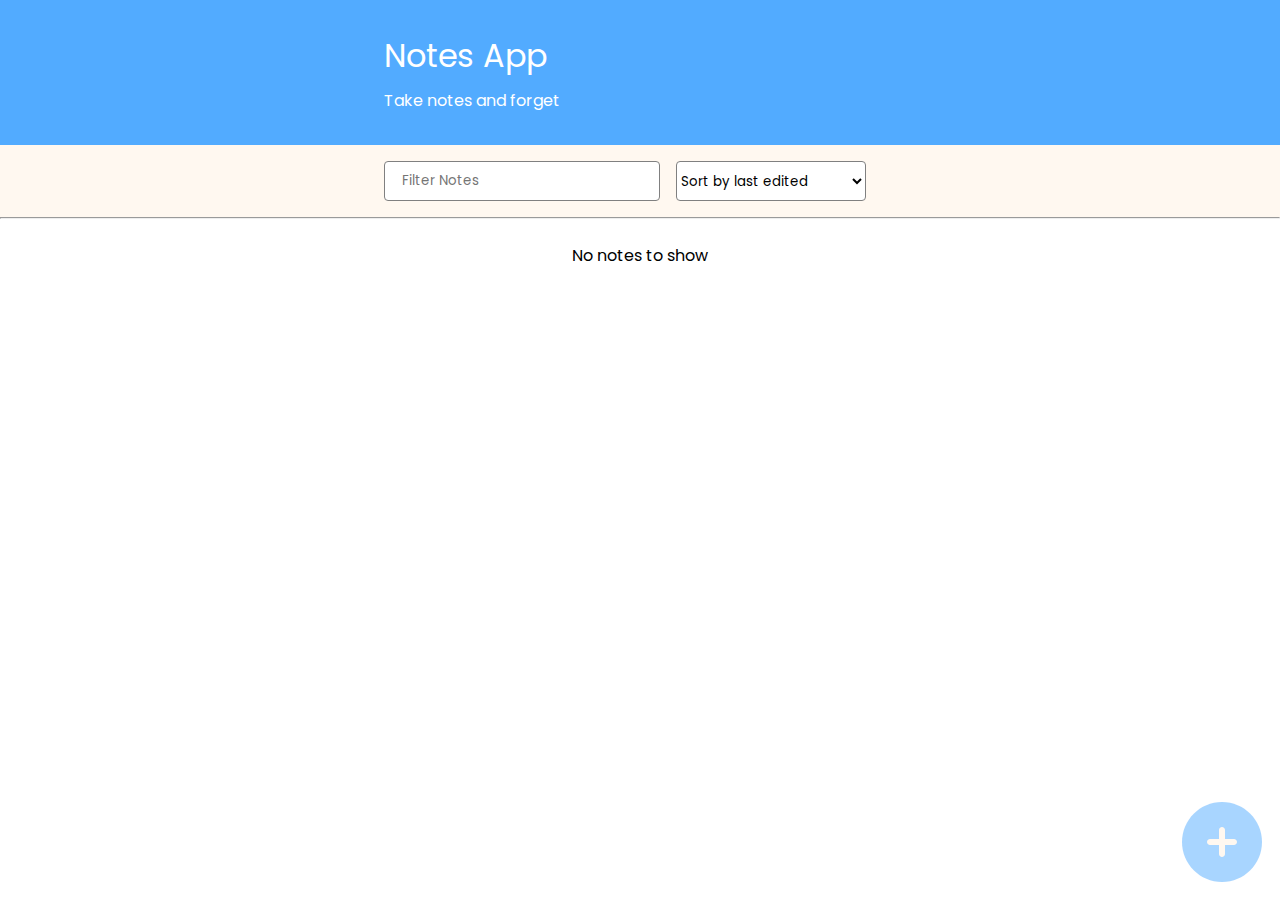
<file: index.html>
<!DOCTYPE html>
<html lang="en">
<head>
    <meta charset="UTF-8">
    <meta name="viewport" content="width=device-width, initial-scale=1.0">
    <link rel="stylesheet" href="style.css">
    <title>Document</title>
</head>
<body>
    <nav>
        <div id="header">
            <h1>Notes App</h1>
            <h4>Take notes and forget</h4>
        </div>
    </nav>

    <div id="filter-div">
        <div>
        <input type="text" name="" id="todo-filter" placeholder="Filter Notes">
        <select name="" id="select-filter">
            <option value="1">Sort by last edited</option>
            <option value="2">Sort by recently created</option>
            <option value="3">Sort Alphabetically</option>
        </select>
    </div>
    </div>
    <hr>

    <div id="notes">
        <div id="notes-container">
        <div id="empty"style="display: none;text-align: center;">No notes to show</div>
        <!-- <a href="#"><div class="note-item"> <h3>mth 317</h3><h5><i>Last edited a few seconds ago</i></h5></div></a>
        <a href="#"><div class="note-item"> <h3>Unamed folder</h3><h5><i>Last edited an hour ago</i></h5></div></a> -->
        <div id="noteListWrapper">
            
        </div> 
        <!-- <button type="button" id="createBtn">Create Note</button> -->
        <img id="createBtn" src="add-circle-svgrepo-com.svg" alt="add note">
    </div>
    
</div>
<script src="app.js"></script>
<!-- <Script type="module" src="edit.js"></Script> -->
</body>
</html>
</file>
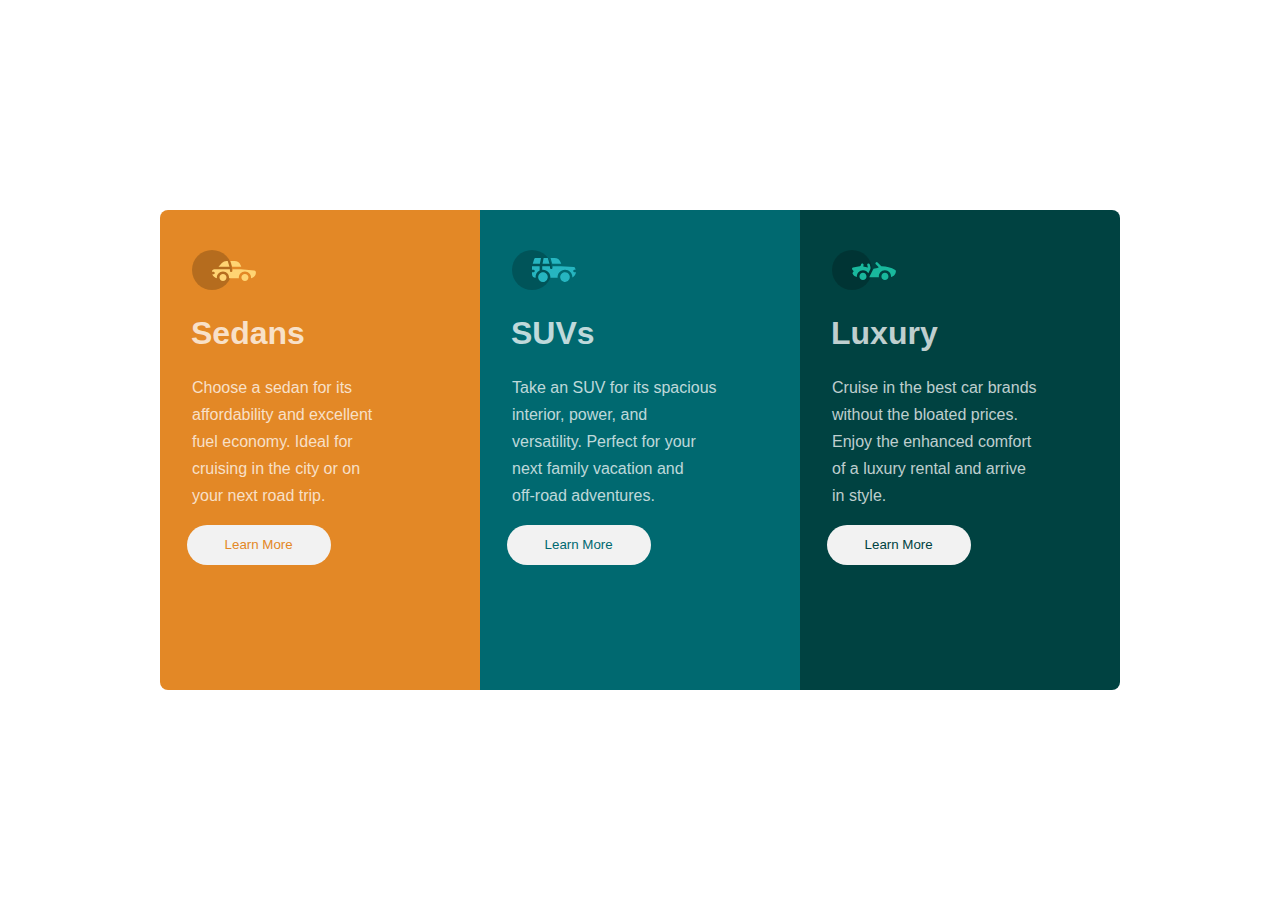
<file: 3columncard.html>
<!DOCTYPE html>
<html lang="en">
<head>
  <meta charset="UTF-8">
  <meta name="viewport" content="width=device-width, initial-scale=1.0"> <!-- displays site properly based on user's device -->

  <link rel="icon" type="image/png" sizes="32x32" href="favicon-32x32.png">
  <link rel="stylesheet" type="text/css" href="3columncard.css">
  <link rel="stylesheet" href="">
  
  <title>Frontend Mentor | 3-column preview card component</title>

  <!-- Feel free to remove these styles or customise in your own stylesheet 👍 -->
  <style>
    .attribution { font-size: 11px; text-align: center; }
    .attribution a { color: hsl(228, 45%, 44%); }
  </style>
</head>
<body>
    <div class="container">
  <div class="sedan"> 
  <img src="icon-sedans.svg">
  <h1>Sedans</h1>
  <p>Choose a sedan for its <br>affordability and excellent<br> fuel economy. Ideal for<br> cruising in the city 
  or on<br> your next road trip.</p>
  <button id="one" type="button">Learn More</button>
  </div>

  <div class="suv">
  <img src="icon-suvs.svg">
  <h1>SUVs</h1>
  <p>
  Take an SUV for its spacious<br> interior, power, and <br>versatility. Perfect for your<br> next family vacation 
  and<br> off-road adventures.</p>
  <button id="two" type="button">Learn More</button>  </div>

  <div class="luxury">
    <img src="icon-luxury.svg">
  <h1>Luxury</h1>
  <p>Cruise in the best car brands<br> without the bloated prices.<br> Enjoy the enhanced comfort<br>of a luxury 
  rental and arrive<br> in style.
</p> 
  <button id="three" type="button">Learn More</button>
  </div>
</div>
</body>
</html>
</file>
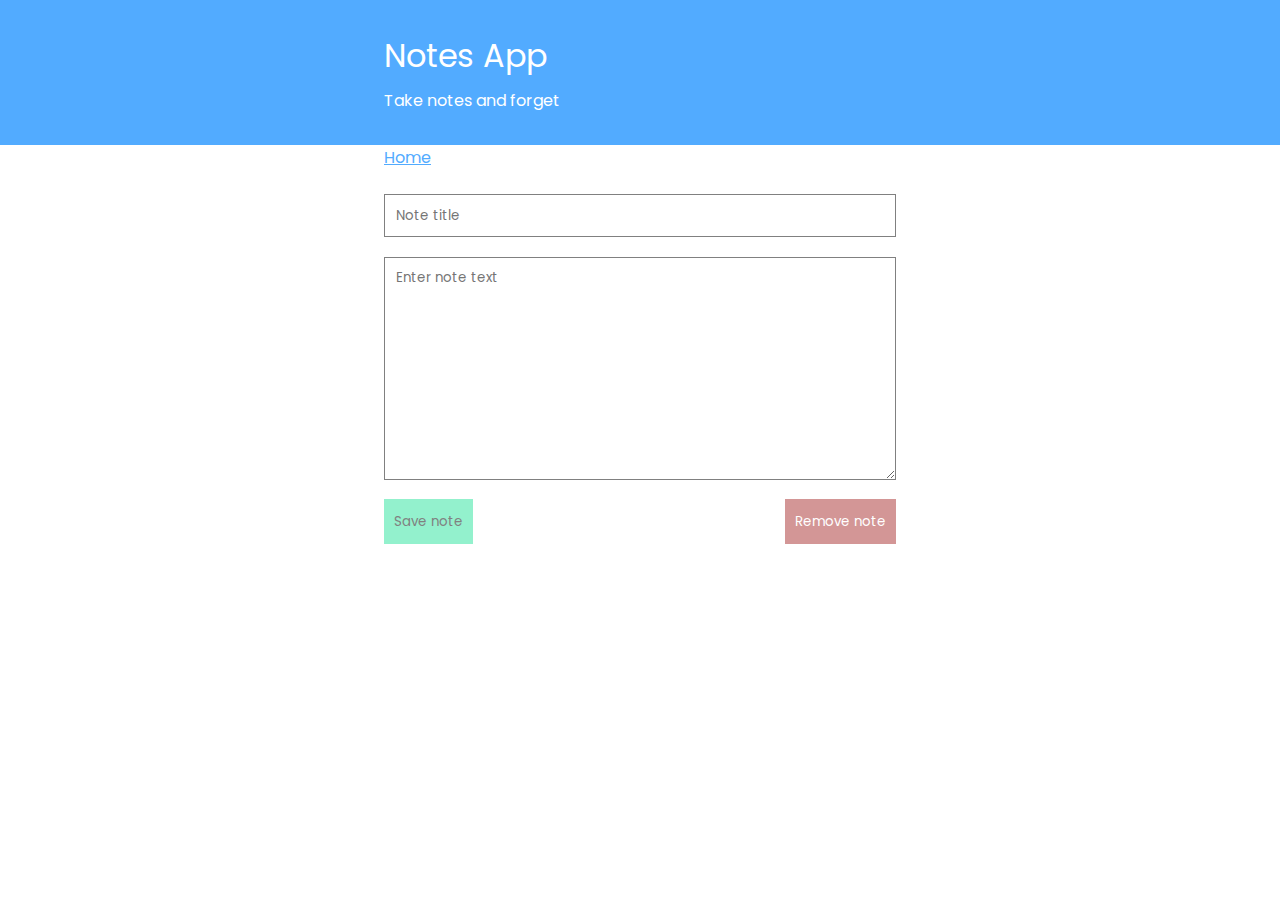
<file: edit.html>
<!DOCTYPE html>
<html lang="en">
<head>
    <meta charset="UTF-8">
    <meta name="viewport" content="width=device-width, initial-scale=1.0">
    <link rel="stylesheet" href="style.css">
    <title>Edit Note</title>
</head>
<body>
    <nav>
        <div id="header">
            <h1>Notes App</h1>
            <h4>Take notes and forget</h4>
            
        </div>
    </nav>

    <div id="menu">
        <div>
            <a id="go-back" href="index.html">Home</a>
            <h4 id="last-edit-time"style="font-weight: 100;"> </h4>
        </div>
    </div>

    <div id="content">
        <div id="container">
            <form action="#" id="editForm">
                <input type="text" name="" id="note-title" placeholder="Note title">
                <textarea name="" id="note-content" cols="30" rows="10" placeholder="Enter note text"></textarea>
                <div id="edit-buttons">
                    <button type="submit" id="saveBtn">Save note</button>
                    <button type="button" id="removeBtn">Remove note</button>
                </div>
            </form>
        </div>

        
    </div>

    <script src="edit.js"></script>
    <!-- <script type="module" src="app.js"></script> -->
</body>
</html>
</file>
<file: style.css>
/* @import url('https://fonts.googleapis.com/css2?family=Poppins:wght@200&display=swap'); */
  /* @import url('https://fonts.googleapis.com/css2?family=Poppins:wght@200;300;500&display=swap'); */
  @import url('https://fonts.googleapis.com/css2?family=Poppins:wght@200;300;400;500&display=swap');


  #createBtn{
    height:6em;
    width:6em;
    position: absolute;
    bottom: 10px;
    right:10px;
    z-index:50;
   cursor: pointer;
  }



*{
    margin: 0;
    padding: 0;
    box-sizing: border-box;
    font-family: 'Poppins',sans-serif;
    font-weight:400;
}




nav{
    background-color: rgb(82, 171, 255);
    display: flex;
    flex-direction: column;
    align-items: center;
    justify-content: center;
    /* text-align: left; */
    padding: 2em 0;
    color: white;



}


#header{
    display: flex;
    flex-direction: column;
    gap:0.5em;
    justify-content:left;
    width:40%;

}

input{
    padding-left: 1.3em;
}

#filter-div{
    display:flex;
    justify-content: center;
    align-items: center;
    padding: 1em 0;
    background-color: rgb(255, 248, 240);
}

#filter-div div{
    width:40%;
    display: flex;
    gap:1em;
    /* justify-content: space-between; */
}

#filter-div div > *{
    height:40px;
    border-radius: 4px;
    outline: none;
    border: 1px solid gray;
}

#notes{
    display: flex;
     flex-direction: column;
    justify-content: center;
    align-items: center;

}

#notes-container{
    width: 40%;
    display: flex;
    flex-direction: column;
    gap: 1.3em;
   
   
}

#noteListWrapper{
    display:flex;
    flex-direction: column;
    gap:1.3em;
}
/* 
#empty{
    display: none;
    text-align: center;
} */
hr{
    margin-bottom: 1.5em;
}

.note-item{
    display: flex;
    flex-direction: column;
    padding: 10px;
    gap: 0.5em;
    background-color: rgb(255, 248, 240);
    border:1px solid grey;
    border-radius: 3px;
    cursor: pointer;
}

.note-item:hover{
    filter: brightness(90%);
}

.note-item h5{
    color: gray;
}

/* #createBtn{
    height:45px;
    padding: 10px;
    background-color: rgb(82, 171, 255);
    border: none;
    color: white;
    cursor:pointer;
    align-self: flex-start;
     width: 40%; 
    
}*/


button:hover{
    filter: brightness(90%);
}

select{
    background-color: white;
}

#note-title,textarea{
    padding:0.8em;
    border: 1px solid gray;
}

#menu{
    display: flex;
    flex-direction: column;
    align-items: center;
    justify-content: center;
    margin-bottom: 1.5em;
}

#menu div{
    display: flex;
    width:40%;
    justify-content: space-between;
    
}
a#go-back{
    color: rgb(82, 171, 255);
}
#content{
    display: flex;
    align-items: center;
    justify-content: center;
    flex-direction: column;
}

#container{
   width:40%;

}

#editForm {
    width: 100%;
    display: flex;
    gap: 1.2em;
    flex-direction: column;
}


#saveBtn{
    height:45px;
    padding: 10px;
    /* align-self: flex-start; */
    background-color:rgba(37, 226, 154, 0.493);
    border:none;
    cursor: pointer;
    color: grey;
}

#removeBtn{
    height:45px;
    padding: 10px;
    /* align-self: flex-end; */
    background-color:rgba(165, 42, 42, 0.493);
    border:none;
    cursor: pointer;
    color: white;
}
#edit-buttons{
    display: flex;
    justify-content: space-between;

}

#notes-container a{
    text-decoration:none;
    color:initial;
}

@media screen and (max-width:800px){
    body{
        font-size: 75%;
    }




#filter-div div,#container,#notes-container,#header,#menu div{
    width:90%;
}

#menu div{
    flex-direction: column;
}

#filter-div div{
    display: flex;
    flex-direction: column;
    gap:1em;
}
}
</file>
<file: 3columncard.css>
.container{
    display:flex;
    box-sizing:border-box;
    position:absolute;
    top:50%;
    left:50%;
    transform:translate(-50%,-50%);
    height:30em;
    


}
.container div{
    width:20em;
    

}

.sedan{
   background-color: rgb(227,136,38);
   border-top-left-radius: 8px;
   border-bottom-left-radius: 8px;
}
   
   

.suv{
    background-color:hsl(184,100%,22%) ;
    /* width:20em; */
}


.luxury{
    background-color: hsl(179, 100%, 13%) ;
    border-top-right-radius: 8px;
    border-bottom-right-radius: 8px;
}

p,h1,button,img{
    
    font-family: Verdana, Geneva, Tahoma, sans-serif;
    position:relative;
    right:-2em;
    top:40px;
}





button{
    height:40px;
    background-color:hsl(0, 0%, 95%);
    /* position:relative;
    top:200px; */
    width:9rem;

    border:none;
    border-radius:20px;
}

 #one{
    color:hsl(31,77%,52%);

}

#one:hover{
    color:hsl(0, 0%, 95%);
    border:1px solid hsl(0, 0%, 95%);
    background-color:hsl(31,77%,52%);
}



#two{
    color:hsl(184,100%,22%);
}

#two:hover{
    color:hsl(0, 0%, 95%);
    border:1px solid hsl(0, 0%, 95%);
    background-color:hsl(184,100%,22%);

}

#three{
    color:hsl(179, 100%, 13%);
}

#three:hover{
    color:hsl(0, 0%, 95%);
    border:1px solid hsl(0, 0%, 95%);
    background-color:hsl(179, 100%, 13%);

}

p{
   line-height:27px;
   color:hsla(0, 0%, 100%, 0.75);


}


h1{
    position:relative;
    left: 31px;
    color:hsla(0, 0%, 100%, 0.75);
}



@media screen and (max-width:800px){
    .container{
        display: flex;
        /* box-sizing: border-box; */
        flex-direction: column;
        flex-flow: wrap;
        position:absolute;
        top:50%;
        left:50%;
        transform:translate(-50%,-50%);
       
         }

     .container div{
         height: 100%;
     }
        .sedan{
           
            border-top-right-radius: 8px;
            border-top-left-radius: 8px;
            border-bottom-left-radius: 0;
        }

        .luxury{
            border-top-right-radius: 0;
            border-top-left-radius: 0;
            border-bottom-right-radius: 8px;
            border-bottom-left-radius: 8px;
        }

    }
</file>
